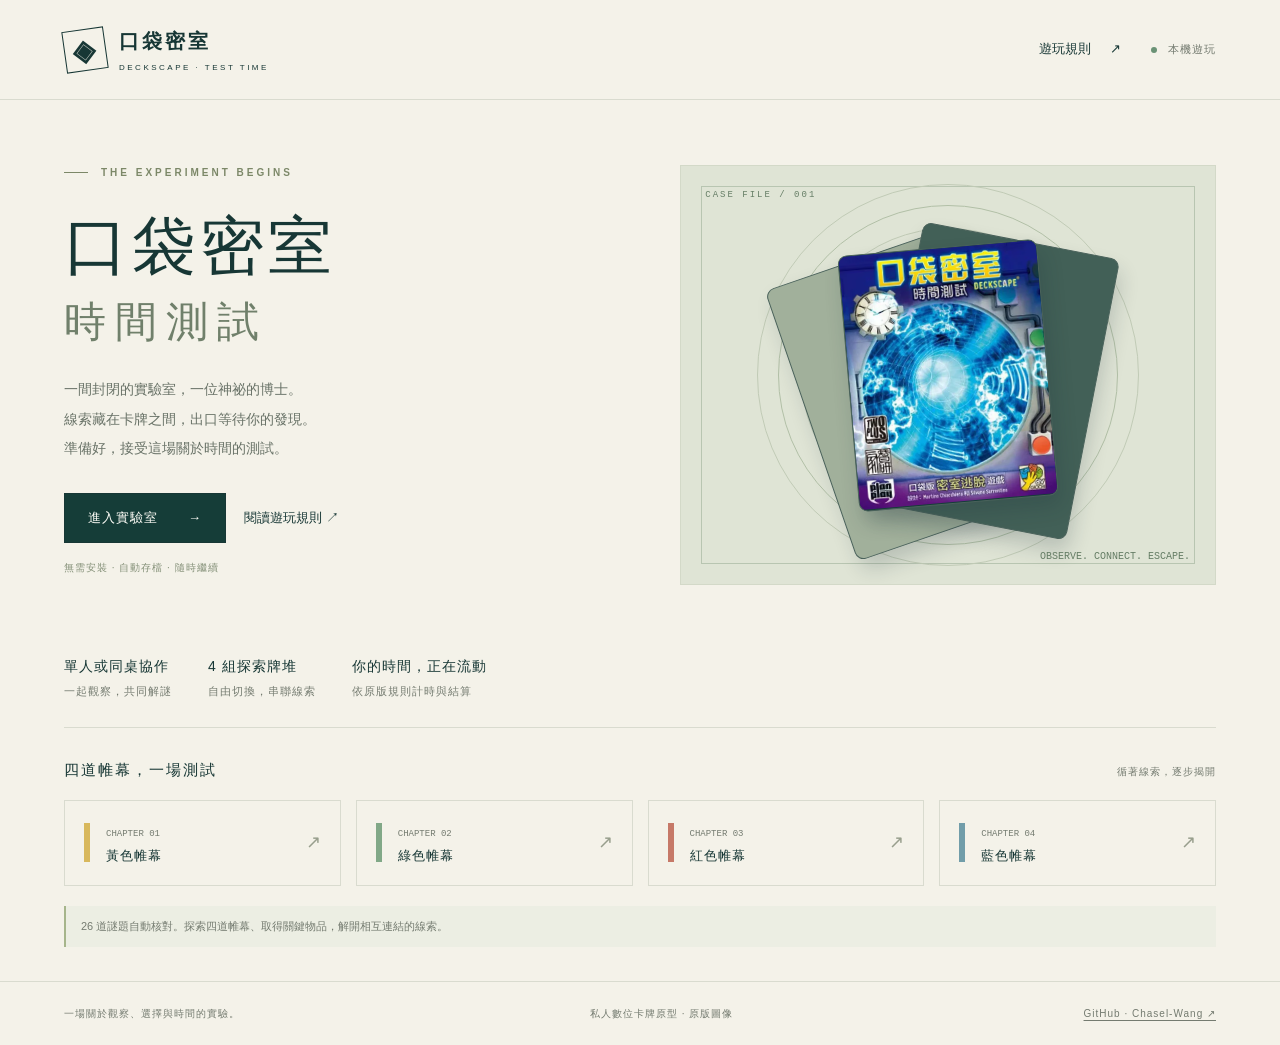
<file: index.html>
<!doctype html>
<html lang="zh-Hant">
<head>
  <meta charset="utf-8">
  <meta name="viewport" content="width=device-width, initial-scale=1">
  <meta name="theme-color" content="#102a2a">
  <meta name="description" content="口袋密室：時間測試。以原版卡牌進行的本機解謎遊戲。">
  <title>口袋密室 · 時間測試</title>
  <link rel="stylesheet" href="css/style.css">
  <script defer src="js/cards.js"></script>
  <script defer src="js/puzzles.js"></script>
  <script defer src="js/game.js"></script>
  <script defer src="js/ui.js"></script>
</head>
<body>
  <header class="site-header">
    <a class="brand" href="#" id="home-link" aria-label="回到首頁"><span class="brand-mark">◈</span><span>口袋密室<small>DECKSCAPE · TEST TIME</small></span></a>
    <nav aria-label="主選單"><button class="text-button" id="rules-button">遊玩規則 <span>↗</span></button><span class="local-badge"><i></i> 本機遊玩</span></nav>
  </header>
  <main id="app"></main>
  <footer><span>一場關於觀察、選擇與時間的實驗。</span><span class="footer-meta">私人數位卡牌原型 · 原版圖像</span><a class="footer-github" href="https://github.com/Chasel-Wang" target="_blank" rel="noopener noreferrer">GitHub · Chasel-Wang ↗</a></footer>
  <dialog id="modal" aria-labelledby="modal-title"><div class="modal-header"><h2 id="modal-title"></h2><button class="icon-button" id="modal-close" aria-label="關閉視窗">×</button></div><div id="modal-content"></div></dialog>
  <div id="toast" role="status" aria-live="polite"></div>
  <noscript>這個遊戲需要開啟瀏覽器的 JavaScript。</noscript>
</body>
</html>
</file>
<file: css/style.css>
@charset "UTF-8";
@media(max-width:820px){.side-tools{flex-wrap:wrap}.side-tools button{white-space:nowrap}}
.cover-card.main.cover-image{padding:0;height:auto;aspect-ratio:467/600}.cover-card.main.cover-image:before{display:none}.hero-cover{width:100%;height:auto}
:root{--paper:#f4f2e9;--ink:#173735;--muted:#747b70;--line:#d9dbcf;--green:#153d38;--accent:#cfdd88;--white:#fffef8;--serif:"Noto Serif TC","PMingLiU",serif;--sans:"Microsoft JhengHei","PingFang TC",sans-serif}
*{box-sizing:border-box}body{margin:0;color:var(--ink);background:var(--paper);font-family:var(--sans);font-size:15px;line-height:1.7}button,input,textarea,select{font:inherit}button,a,input,textarea,select{-webkit-tap-highlight-color:transparent}button{cursor:pointer}button:disabled{cursor:not-allowed;opacity:.5}a{color:inherit;text-decoration:none}button:focus-visible,a:focus-visible,input:focus-visible,textarea:focus-visible,select:focus-visible{outline:3px solid #6b9b76;outline-offset:4px}button{color:inherit}::selection{background:#d1dc9b}img{max-width:100%;display:block}.site-header{max-width:1440px;margin:auto;min-height:100px;padding:24px 5%;display:flex;align-items:center;justify-content:space-between;border-bottom:1px solid var(--line)}.brand{display:flex;gap:13px;align-items:center;font-weight:700;font-size:20px;letter-spacing:3px}.brand-mark{width:42px;height:42px;border:1px solid var(--ink);display:grid;place-items:center;font-size:29px;line-height:1;transform:rotate(-8deg)}.brand small{display:block;font-size:8px;letter-spacing:2.5px;font-weight:500;margin-top:3px}nav{display:flex;gap:30px;align-items:center}.text-button{background:none;border:0;padding:8px 0;font-size:13px}.text-button span{margin-left:15px}.local-badge{font-size:11px;letter-spacing:1px;color:var(--muted)}.local-badge i{display:inline-block;width:6px;height:6px;border-radius:100%;background:#6a9275;margin-right:7px}main{max-width:1440px;margin:auto;min-height:calc(100vh - 173px)}footer{max-width:1440px;margin:0 auto;padding:23px 5%;display:flex;justify-content:space-between;color:var(--muted);font-size:10px;letter-spacing:1px;border-top:1px solid var(--line)}.eyebrow{font-size:10px;font-weight:700;letter-spacing:3px;color:#7c8868;margin:0 0 23px;display:flex;align-items:center;gap:13px}.eyebrow::before{content:"";width:24px;height:1px;background:currentColor}.home{padding:60px 5% 34px}.hero{display:grid;grid-template-columns:1fr 1fr;gap:7%;align-items:center;min-height:430px}.hero h1{font-family:var(--serif);font-weight:500;font-size:clamp(40px,5vw,72px);line-height:1.35;letter-spacing:4px;margin:0 0 25px}.hero h1 span{display:block;color:#70806b;font-size:.65em;letter-spacing:9px;margin-top:4px}.hero-description{font-size:14px;max-width:360px;color:#687267;line-height:2.1}.hero-actions{display:flex;align-items:center;gap:18px;margin-top:30px;flex-wrap:wrap}.button{border:1px solid var(--ink);padding:13px 23px;background:var(--green);color:var(--white);font-size:13px;letter-spacing:1px;display:inline-flex;justify-content:center;align-items:center;gap:30px;transition:background .2s,transform .2s}.button:hover{background:#26554b;transform:translateY(-1px)}.button.secondary{background:transparent;color:var(--ink);border-color:#c9cec0}.button.secondary:hover{background:#e8ebdc}.button.light{background:var(--accent);color:var(--ink);border-color:var(--accent)}.button.danger{border-color:#a35243;background:#a35243}.hero-fineprint{font-size:10px;letter-spacing:1px;color:#849078;margin-top:16px}.art{position:relative;height:420px;background:#dfe4d5;overflow:hidden;border:1px solid #d3d9c8;display:grid;place-items:center}.art:before{content:"";position:absolute;inset:20px;border:1px solid #b8c5b1}.art-circle{width:340px;height:340px;border:1px solid #b2c0a7;border-radius:100%;position:absolute}.art-circle:before,.art-circle:after{content:"";position:absolute;border:1px solid #c1cbb6;border-radius:100%;inset:22px}.art-circle:after{inset:-22px}.art-label{position:absolute;left:24px;top:24px;font:9px monospace;letter-spacing:2px;color:#657d65}.art-bottom{position:absolute;bottom:22px;right:25px;font:10px monospace;color:#657d65}.cover-card{width:200px;height:286px;position:absolute;border-radius:9px;box-shadow:4px 12px 20px #162c3330;border:1px solid #4a625b;overflow:hidden}.cover-card.back-one{background:#a1b09b;transform:rotate(-19deg) translate(-46px,4px)}.cover-card.back-two{background:#426057;transform:rotate(11deg) translate(47px,-3px)}.cover-card.main{background:#153c38;color:#d8e7ae;transform:rotate(-5deg);padding:14px;text-align:center}.cover-card.main:before{content:"";position:absolute;inset:9px;border:1px solid #678578;pointer-events:none}.cover-card .tiny{font-size:7px;letter-spacing:2px}.clock-face{width:115px;height:115px;border:1px solid #a8be8e;border-radius:100%;margin:34px auto 22px;position:relative;background:repeating-conic-gradient(from 0deg,#aec299 0deg 1deg,transparent 1deg 30deg);box-shadow:inset 0 0 0 8px #153c38,inset 0 0 0 9px #668872}.clock-face:before{content:"";position:absolute;background:#b8ce9c;width:1px;height:43px;left:50%;top:12px;transform-origin:bottom;transform:rotate(39deg)}.clock-face:after{content:"";position:absolute;background:#b8ce9c;width:33px;height:1px;top:50%;left:26px;transform:rotate(20deg)}.cover-name{font-family:var(--serif);font-size:24px;letter-spacing:3px}.cover-sub{font-size:9px;letter-spacing:4px;margin-top:7px}.home-meta{display:flex;gap:36px;padding:27px 0;border-bottom:1px solid var(--line);margin-top:38px}.home-meta span{color:var(--muted);font-size:11px;letter-spacing:1px}.home-meta strong{display:block;color:var(--ink);font-size:14px;font-weight:500;margin-bottom:3px}.section-top{display:flex;align-items:baseline;justify-content:space-between;margin:29px 0 17px}.section-top h2{font-weight:500;font-size:15px;letter-spacing:2px;margin:0}.section-top span{color:var(--muted);font-size:10px;letter-spacing:1px}.curtain-grid{display:grid;grid-template-columns:repeat(4,1fr);gap:15px}.curtain-tile{border:1px solid var(--line);padding:17px 19px;display:flex;align-items:center;gap:16px;position:relative}.swatch{width:6px;height:39px;background:var(--deck-color)}.curtain-tile small{font:9px monospace;color:var(--muted)}.curtain-tile h3{margin:2px 0 0;font-size:13px;font-weight:500;letter-spacing:1px}.tile-end{margin-left:auto;color:#989f8d;font-size:18px}.notice{font-size:11px;line-height:1.8;color:#747b70;background:#eceee3;border-left:2px solid #a6b58b;padding:11px 15px;margin:20px 0 0}.notice.warning{color:#854935;background:#f4e6d9;border-color:#b47a5b}.game{padding:27px 5% 35px}.game-top{display:flex;align-items:center;justify-content:space-between;gap:20px;margin-bottom:24px}.game-top h1{font-size:22px;font-family:var(--serif);font-weight:500;letter-spacing:2px;margin:0}.game-top p{font-size:11px;color:var(--muted);margin:3px 0}.metrics{display:flex;align-items:center;gap:22px}.metric{min-width:57px}.metric span{display:block;font-size:9px;letter-spacing:1px;color:var(--muted)}.metric strong{font-family:monospace;font-size:20px;font-weight:400}.metric.timer strong{font-size:24px}.game-layout{display:grid;grid-template-columns:185px minmax(290px,1fr) 265px;gap:23px;align-items:start}.deck-list{display:flex;flex-direction:column;gap:10px}.deck-button{border:1px solid var(--line);border-left:3px solid var(--deck-color);padding:13px 13px;text-align:left;background:transparent;width:100%}.deck-button.active{background:var(--white);border-color:var(--deck-color)}.deck-button .deck-name{font-size:13px;display:block}.deck-button small{color:var(--muted);font-size:9px}.deck-number{font:9px monospace;color:var(--muted);display:block;margin-bottom:5px}.deck-progress{height:2px;background:#dde1d1;margin-top:11px}.deck-progress span{display:block;background:var(--deck-color);height:100%}.side-heading{font-size:10px;letter-spacing:2px;color:var(--muted);font-weight:500;margin:0 0 12px}.side-tools{display:flex;flex-direction:column;gap:9px;margin-top:23px}.side-tools button{background:none;border:1px solid var(--line);text-align:left;font-size:11px;padding:10px 12px}.card-table{background:#e2e7da;min-height:430px;padding:17px;border:1px solid #d3dbc9;position:relative;text-align:center}.card-topline{display:flex;justify-content:space-between;font-size:9px;color:#677b66;letter-spacing:2px;margin-bottom:14px}.card-holder{display:flex;align-items:center;justify-content:center;min-height:330px}.game-card{max-height:580px;max-width:100%;width:auto;box-shadow:0 8px 20px #26392320;border-radius:9px;cursor:zoom-in}.card-controls{display:flex;gap:8px;justify-content:center;align-items:center;margin-top:16px;font-size:10px;color:#657763}.card-controls button{background:none;border:1px solid #bac8ad;color:#4a684e;padding:5px 12px;font-size:10px}.card-controls .arrow{border:0;font-size:16px;padding:0 8px}.interaction{padding:20px;background:var(--white);border:1px solid var(--line);margin-top:16px;text-align:left}.interaction h2{font-size:16px;font-weight:500;margin:0 0 10px}.interaction p{font-size:12px;color:#6f7a6a}.interaction .button{padding:11px 16px;font-size:12px;gap:12px}.input-label{display:block;font-size:12px;margin:0 0 10px}.answer-field,textarea,select{background:#fafbf5;border:1px solid #c9d0bd;color:var(--ink);padding:12px;width:100%;border-radius:0}.answer-field{margin-bottom:12px}.answer-options{display:flex;flex-wrap:wrap;gap:8px;margin-bottom:12px}.answer-options label{border:1px solid #cad0be;padding:8px 12px;cursor:pointer;font-size:12px}.answer-options label:has(input:checked){background:#dde8c6;border-color:#8d9f78}.answer-options input{accent-color:var(--green);margin-right:6px}.answer-row{display:flex;gap:12px;align-items:center;flex-wrap:wrap}.answer-row small{font-size:10px;color:var(--muted)}.result-tag{font-size:11px;font-weight:700;color:#56794c;letter-spacing:1px}.result-tag.wrong{color:#a85c40}.result-tag.pending{color:#946f30}.recorded-answer{overflow-wrap:anywhere;background:#edf0e4;padding:10px 12px;font-size:12px}.manual-actions{display:flex;gap:8px;flex-wrap:wrap}.manual-actions button{padding:8px 12px!important}.check-label{display:flex;gap:8px;align-items:start;font-size:11px;margin:13px 0}.inventory{background:#e9eddf;border:1px solid var(--line);padding:17px}.inventory-header{display:flex;justify-content:space-between;align-items:center;margin-bottom:15px}.inventory-header h2{font-size:13px;margin:0;font-weight:500;letter-spacing:1px}.inventory-header span{font:10px monospace;color:var(--muted)}.inventory-grid{display:grid;grid-template-columns:repeat(2,1fr);gap:9px}.item-button{background:var(--white);padding:8px;border:1px solid #d2d8c6;text-align:center;min-width:0}.item-button img{height:90px;width:100%;object-fit:contain}.item-button span{font-size:10px;display:block;margin-top:6px}.empty-inventory{padding:35px 5px;text-align:center;font-size:11px;color:#7a896f;border:1px dashed #bac6aa}.empty-inventory b{display:block;font-size:32px;font-weight:400;margin-bottom:10px}.notebook{margin-top:22px}.notebook label{display:flex;justify-content:space-between;font-size:12px;margin-bottom:8px}.notebook label small{font-size:9px;color:var(--muted)}.notebook textarea{min-height:125px;font-size:12px;line-height:1.9;resize:vertical;background:repeating-linear-gradient(#f4f2e9 0px,#f4f2e9 27px,#d9dbcf 28px)}.help-note{font-size:10px;color:#7d8874;line-height:1.9;margin:15px 0}.complete-deck{padding:110px 20px;color:#59724f}.complete-deck strong{display:block;font-size:30px;margin-bottom:14px}.intro-progress{font-size:11px;color:var(--muted);line-height:1.9}.intro-dots{display:flex;gap:4px;margin:15px 0;flex-wrap:wrap}.intro-dots i{height:4px;width:18px;background:#dde1d2}.intro-dots i.done{background:#74906b}.summary{max-width:1000px;margin:auto;padding:42px 5%}.summary h1{font-family:var(--serif);font-size:40px;font-weight:500;margin:0 0 10px}.summary-layout{display:grid;grid-template-columns:1fr 310px;gap:38px;margin-top:27px}.summary-card{max-height:540px;border-radius:9px}.summary-stats{display:grid;grid-template-columns:repeat(2,1fr);gap:20px;margin:28px 0}.summary-stats div{border-top:1px solid var(--line);padding-top:12px}.summary-stats span{display:block;font-size:11px;color:var(--muted)}.summary-stats strong{font:25px monospace}.summary-rating{font-size:20px;line-height:1.6}.summary-actions{display:flex;gap:12px;flex-wrap:wrap;margin-top:24px}.summary h2{font-size:15px;font-weight:500}.ending-choice{display:grid;grid-template-columns:repeat(2,1fr);gap:8px;margin-bottom:16px}.ending-choice label{font-size:12px;border:1px solid var(--line);padding:10px}.ending-choice label:has(input:checked){background:#e5edce}.ending-choice input{accent-color:var(--green)}dialog{border:1px solid #b8c5ad;padding:0;max-width:min(94vw,960px);width:650px;max-height:92vh;background:var(--paper);color:var(--ink);box-shadow:0 30px 100px #0005}dialog::backdrop{background:#102a2bd9;backdrop-filter:blur(3px)}.modal-header{padding:15px 22px;border-bottom:1px solid var(--line);display:flex;align-items:center;justify-content:space-between;position:sticky;top:0;background:var(--paper);z-index:2}.modal-header h2{font-size:17px;font-weight:500;margin:0}.icon-button{background:none;border:0;font-size:28px;line-height:1;padding:7px}#modal-content{padding:23px;font-size:13px}.rule-list{padding-left:20px}.rule-list li{padding:7px 0}.modal-actions{display:flex;gap:10px;justify-content:flex-end;margin-top:25px;flex-wrap:wrap}.viewer-tools{display:flex;justify-content:center;gap:8px;margin-bottom:18px;flex-wrap:wrap}.viewer-tools button{font-size:11px;padding:7px 12px;background:#e5eadb;border:1px solid #c1ccb4}.viewer-viewport{overflow:auto;max-height:66vh;text-align:center}.viewer-viewport img{margin:auto;max-height:65vh;object-fit:contain;transform-origin:center;transition:transform .15s}.viewer-viewport.zoomed img{max-height:none;max-width:none;width:900px}.reference-grid{display:flex;align-items:flex-start;gap:12px;overflow:auto;max-height:66vh}.reference-grid img{max-width:48%;object-fit:contain;max-height:62vh}.hint-canvas{display:block;width:100%;height:auto;background:#e3deab;margin-top:15px}.log-entry{border-bottom:1px solid var(--line);padding:12px 0;font-size:12px}.log-entry strong{display:block}.log-entry p{margin:5px 0;overflow-wrap:anywhere}.history-grid{display:grid;grid-template-columns:repeat(3,1fr);gap:12px}.history-grid button{border:1px solid var(--line);background:var(--white);padding:10px;font-size:11px}.history-grid img{height:140px;object-fit:contain;margin:auto auto 8px}.developer-bar{background:#803d34;color:white;padding:10px 20px;text-align:center;font-size:12px}#toast{position:fixed;bottom:24px;left:50%;transform:translateX(-50%);background:var(--green);color:var(--white);padding:12px 23px;font-size:12px;z-index:5;max-width:90vw;opacity:0;pointer-events:none;transition:opacity .2s}#toast.visible{opacity:1}.muted{color:var(--muted)}.hidden{display:none!important}
@media(min-width:1500px){.hero{min-height:490px}.art{height:450px}}
@media(max-width:1100px){.game-layout{grid-template-columns:155px minmax(260px,1fr) 210px;gap:15px}.game{padding:23px 3%}.item-button img{height:75px}.hero{gap:4%}.art{height:380px}.curtain-tile{padding:14px 12px}.hero h1{font-size:52px}}
@media(max-width:820px){.game-layout{grid-template-columns:1fr 220px}.left-sidebar{grid-column:1/-1}.deck-list{flex-direction:row}.deck-button{padding:9px;flex:1}.deck-number{display:none}.side-tools{flex-direction:row;margin-top:10px}.intro-progress{display:none}.game-top{align-items:start}.metrics{gap:14px}.hero h1{font-size:43px}.art{height:350px}.cover-card{width:170px;height:250px}.clock-face{margin:26px auto 14px;width:104px;height:104px}.hero-description{font-size:12px}.home{padding-top:38px}.curtain-grid{grid-template-columns:repeat(2,1fr)}.local-badge{display:none}.summary-layout{grid-template-columns:1fr 260px;gap:22px}}
@media(max-width:600px){.site-header{min-height:80px;padding:18px 6%}.brand{font-size:17px}.brand-mark{width:34px;height:34px}.brand small{font-size:7px}.text-button{font-size:11px}.home{padding:32px 6%}.hero{grid-template-columns:1fr;gap:28px}.hero h1{font-size:49px;margin-bottom:17px}.eyebrow{margin-bottom:18px}.hero-description{font-size:13px;max-width:100%}.art{height:290px}.art-circle{width:265px;height:265px}.cover-card{width:160px;height:225px}.clock-face{width:90px;height:90px;margin:23px auto 12px}.clock-face:before{height:32px}.clock-face:after{left:17px}.cover-name{font-size:21px}.hero-actions{margin-top:22px}.home-meta{gap:21px;margin-top:12px;padding:25px 0}.home-meta strong{font-size:12px}.home-meta span{font-size:9px}.section-top span{font-size:9px}.curtain-tile{gap:11px}.curtain-tile h3{font-size:12px}.game{padding:23px 4%}.game-top{gap:10px}.game-top h1{font-size:19px}.game-top p{font-size:9px}.metric{min-width:30px}.metric strong{font-size:17px}.metric.timer strong{font-size:19px}.metrics{gap:12px}.metric span{font-size:8px}.game-layout{display:flex;flex-direction:column;gap:18px}.left-sidebar,.center-column,.right-sidebar{width:100%}.deck-list{gap:5px}.deck-button .deck-name{font-size:11px;white-space:nowrap}.deck-button small{font-size:8px}.deck-button{padding:9px 7px}.card-table{padding:13px}.game-card{max-height:580px}.inventory-grid{grid-template-columns:repeat(4,1fr)}.item-button img{height:76px}.item-button{padding:5px}.item-button span{font-size:9px}.inventory{padding:13px}.notebook{margin-top:18px}.game-top .text-button{display:none}footer{padding:20px 6%;font-size:9px;gap:10px}footer span:last-child{display:none}.summary{padding:28px 6%}.summary h1{font-size:33px}.summary-layout{display:flex;flex-direction:column-reverse}.summary-card{max-height:420px;margin:auto}.summary-stats{gap:17px}.summary-rating{font-size:18px}.history-grid{grid-template-columns:repeat(2,1fr)}#modal-content{padding:17px}.modal-header{padding:12px 17px}.reference-grid{flex-direction:column;align-items:center}.reference-grid img{max-width:100%;max-height:none}.manual-actions .button{width:100%}}
.hint-area{margin-bottom:18px}.hint-card-grid{display:grid;grid-template-columns:repeat(2,minmax(0,1fr));gap:9px}.item-button .hint-card-preview{display:block;aspect-ratio:583 / 748;background-size:200% 100%;background-repeat:no-repeat;margin:0}
.compare-instructions{margin:0 0 14px;color:var(--muted);font-size:12px}.compare-pickers{display:grid;grid-template-columns:repeat(2,minmax(0,1fr));gap:12px;margin-bottom:14px}.compare-pickers label{min-width:0;font-size:11px}.compare-pickers select{margin-top:5px;padding:9px;font-size:12px}.compare-toolbar{justify-content:flex-start;margin-bottom:12px}.compare-stage{position:relative;width:100%;height:clamp(240px,46vh,520px);overflow:hidden;border:1px solid #bac8ad;background-color:#e2e7da;background-image:radial-gradient(#a9b8a7 1px,transparent 1px);background-size:18px 18px;isolation:isolate}.compare-object{position:absolute;cursor:grab;touch-action:none;user-select:none;-webkit-user-select:none;transform-origin:center;outline:1px solid #425e4938;outline-offset:3px;box-shadow:0 4px 15px #26392325}.compare-object img{width:100%;height:100%;max-width:none;pointer-events:none}.compare-object.selected{outline:2px dashed #365b46}.compare-object:focus-visible{outline:3px solid #6b9b76;outline-offset:4px}.compare-object.dragging{cursor:grabbing}.compare-selection{display:flex;gap:8px;align-items:center;flex-wrap:wrap;margin:13px 0}.compare-selection button{font-size:11px;max-width:100%;overflow-wrap:anywhere;background:transparent;border:1px solid #bac8ad;padding:7px 12px}.compare-selection button[aria-pressed="true"]{background:var(--green);color:var(--white);border-color:var(--green)}.compare-selection span{font-size:10px}.compare-controls{display:grid;grid-template-columns:repeat(3,minmax(0,1fr));gap:18px}.compare-controls label{font-size:11px;min-width:0}.compare-controls output{float:right;font-family:monospace;color:var(--muted)}.compare-controls input{display:block;width:100%;margin:10px 0;accent-color:var(--green);cursor:pointer}
@media(max-width:600px){.compare-pickers{gap:8px}.compare-toolbar{gap:6px}.compare-toolbar button{padding:6px 8px;font-size:10px}.compare-controls{gap:10px}.compare-stage{height:clamp(230px,40vh,380px)}}
@media(prefers-reduced-motion:reduce){*,*:before,*:after{transition:none!important;scroll-behavior:auto!important}}
footer{flex-wrap:wrap;gap:10px 20px}.footer-github{white-space:nowrap;text-decoration:underline;text-underline-offset:3px}.footer-github:hover{color:var(--green)}@media(max-width:600px){footer .footer-meta{display:none}}
.sequence-answer{font-family:monospace;font-size:18px;letter-spacing:2px}.sequence-keypad{display:grid;grid-template-columns:repeat(7,minmax(0,1fr));gap:7px;margin:0 0 12px}.sequence-keypad button{border:1px solid #bac8ad;background:#e5eadb;min-height:44px;font-size:15px}.sequence-keypad button:hover{background:#d5dfc6}.sequence-keypad button:active{background:#bdcfa9}.sequence-actions{display:flex;flex-wrap:wrap;gap:8px;margin-bottom:16px}.sequence-actions button{background:transparent;border:1px solid #c9d0bd;padding:7px 12px;font-size:11px}@media(max-width:600px){.sequence-keypad{grid-template-columns:repeat(4,minmax(0,1fr))}}
.coordinate-fields{display:grid;grid-template-columns:repeat(2,minmax(0,1fr));gap:12px;margin-bottom:16px}.coordinate-fields label{min-width:0;font-size:12px}.coordinate-fields select{display:block;margin-top:7px}
.rules-home-status{font-size:11px;color:var(--muted);margin:14px 0 0}.rules-intro{margin:0 0 14px;font-size:12px}.rules-reader{max-height:min(46vh,420px);overflow-y:auto;overscroll-behavior:contain;scrollbar-gutter:stable;padding:17px 18px;border:1px solid var(--line);background:#fafbf5}.rules-reader .eyebrow{margin-bottom:12px}.rules-reader .rule-list{margin:0}.rules-reader p:last-child{margin-bottom:0}.rules-progress{font-size:11px;color:var(--muted);margin:13px 0 0}
.locked-card{display:grid;place-content:center;gap:18px;min-height:300px;width:min(100%,260px);padding:30px;border:1px dashed #a4b49b;background:#d8dfce;color:#657763;font-size:14px}.locked-card span{font-size:48px}.answer-options{margin:0 0 12px;padding:0;border:0;min-width:0}.orientation-options{display:grid;grid-template-columns:repeat(2,minmax(0,1fr));gap:12px;margin-bottom:18px}.orientation-options>p{grid-column:1/-1}.orientation-choice{position:relative;display:flex;align-items:center;flex-direction:column;gap:9px;border:1px solid #cad0be;background:#f1f3e9;padding:12px;cursor:pointer;font-size:11px;min-width:0}.orientation-choice:has(input:checked){border:2px solid var(--green);padding:11px;background:#dde8c6}.orientation-choice input{align-self:flex-start;accent-color:var(--green)}.orientation-preview{position:relative;display:block;width:100%;max-width:210px;aspect-ratio:1;pointer-events:none}.orientation-preview img{position:absolute;inset:10%;width:80%;height:80%;max-width:none;object-fit:contain}.orientation-choice:focus-within{outline:2px solid #6b9b76;outline-offset:3px}
</file>
